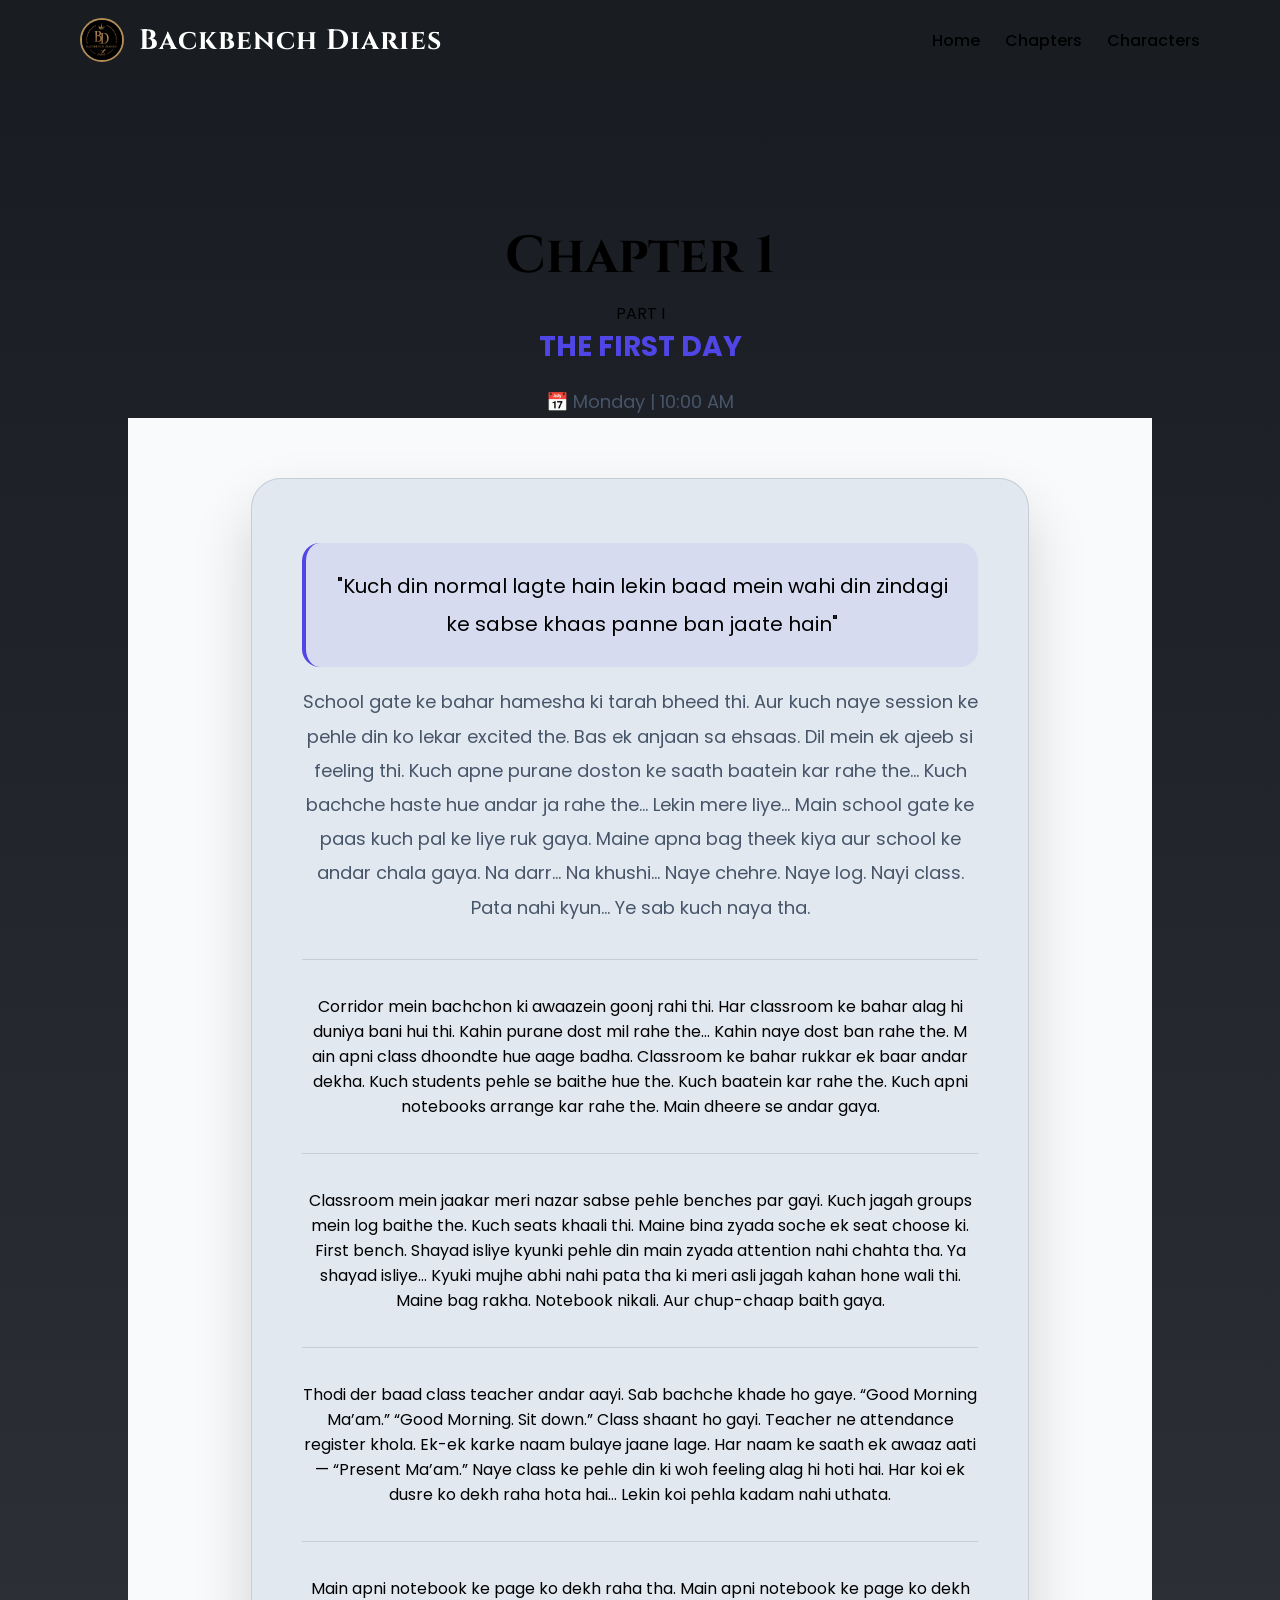
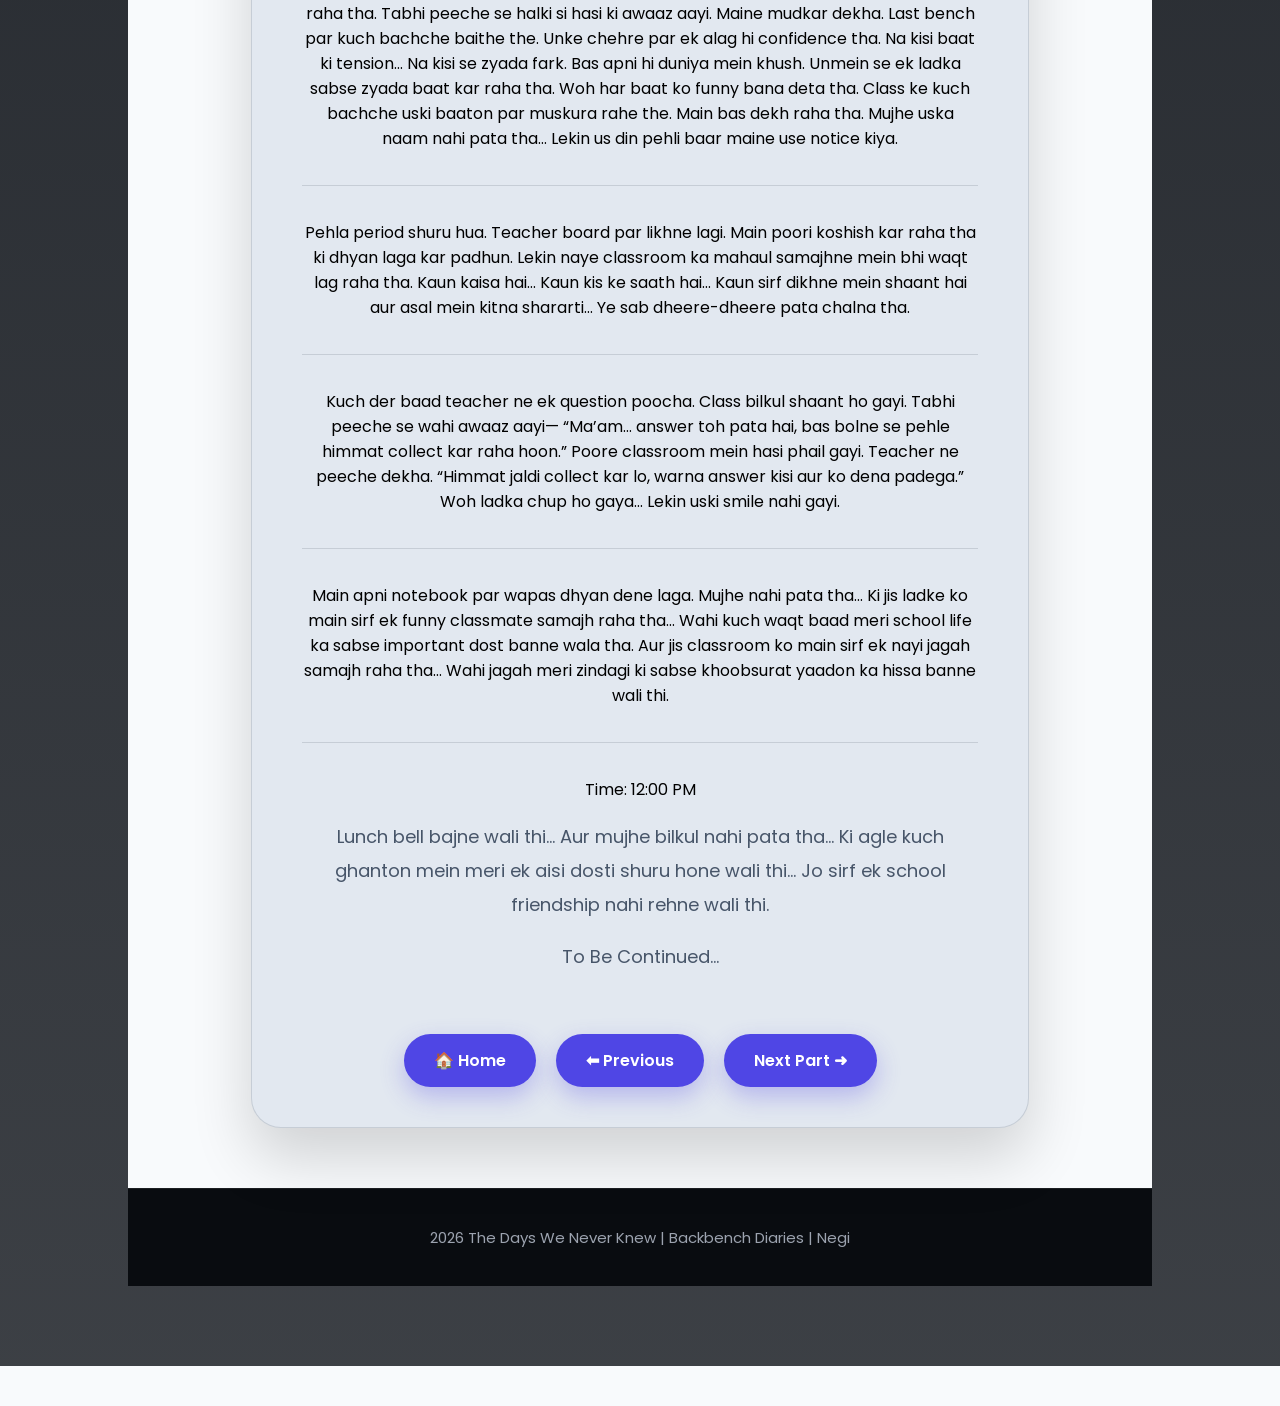
<file: chapters/chapter1-part1.html>
<!DOCTYPE html>
<html lang="en">

<head>
    <meta charset="UTF-8">
    <meta name="viewport" content="width=device-width, initial-scale=1.0">
    <title>Chapter 1 - Part I | The Days We Never Knew</title>
    <link rel="stylesheet" href="../style.css">
    <link rel="preconnect" href="https://fonts.googleapis.com">
    <link rel="preconnect" href="https://fonts.gstatic.com" crossorigin>
    <link href="https://fonts.googleapis.com/css2?family=Cinzel:wght@400;700&family=Poppins:wght@300;400;500;600&display=swap" rel="stylesheet">
</head>

<body>
    <div id="progressBar"></div>

    <header class="chapter-header">
        <nav>
            <div class="logo">
                <img src="../images/logo.png" alt="Logo">
                <h2>Backbench Diaries</h2>
            </div>
            <ul>
                <li><a href="../index.html">Home</a></li>
                <li><a href="../index.html#chapters">Chapters</a></li>
                <li><a href="../index.html#characters">Characters</a></li>
            </ul> 
        </nav>
    </header>

    <section class="chapter-hero reveal">
        <h1>Chapter 1</h1>
        <div class="part-divider">
            <span> PART I </span>
            <h2>THE FIRST DAY</h2>
            <p>📅 Monday | 10:00 AM</p>
        
    <section class="reading-area reveal">
        <div class="novel-paper">
        <blockquote class="opening-quote">
            "Kuch din normal lagte hain lekin baad mein wahi din zindagi ke sabse khaas panne ban jaate hain"
        </blockquote>
   
            <p>
                School gate ke bahar hamesha ki tarah bheed thi.
                 Aur kuch naye session ke pehle din ko lekar excited the. 
                Bas ek anjaan sa ehsaas. Dil mein ek ajeeb si feeling thi. 
                Kuch apne purane doston ke saath baatein kar rahe the… 
                Kuch bachche haste hue andar ja rahe the… Lekin mere liye… 
                Main school gate ke paas kuch pal ke liye ruk gaya.
                Maine apna bag theek kiya aur school ke andar chala gaya. 
                Na darr… Na khushi… Naye chehre. Naye log. Nayi class.
                Pata nahi kyun… Ye sab kuch naya tha.
            <p>
                <hr>
                Corridor mein bachchon ki awaazein goonj rahi thi. 
                Har classroom ke bahar alag hi duniya bani hui thi. 
                Kahin purane dost mil rahe the… Kahin naye dost ban rahe the. M
                ain apni class dhoondte hue aage badha. 
                Classroom ke bahar rukkar ek baar andar dekha. 
                Kuch students pehle se baithe hue the. 
                Kuch baatein kar rahe the. 
                Kuch apni notebooks arrange kar rahe the. 
                Main dheere se andar gaya.
            <p>
                <hr>
                Classroom mein jaakar meri nazar sabse pehle benches par gayi.
                Kuch jagah groups mein log baithe the.
                Kuch seats khaali thi.
                Maine bina zyada soche ek seat choose ki.
                First bench.
                Shayad isliye kyunki pehle din main zyada attention nahi chahta tha.
                Ya shayad isliye…
                Kyuki mujhe abhi nahi pata tha ki meri asli jagah kahan hone wali thi.
                Maine bag rakha.
                Notebook nikali.
                Aur chup-chaap baith gaya.
            <p>
                <hr>
                Thodi der baad class teacher andar aayi.
                Sab bachche khade ho gaye.
                “Good Morning Ma’am.”
                “Good Morning. Sit down.”
                Class shaant ho gayi.
                Teacher ne attendance register khola.
                Ek-ek karke naam bulaye jaane lage.
                Har naam ke saath ek awaaz aati—
                “Present Ma’am.”
                Naye class ke pehle din ki woh feeling alag hi hoti hai.
                Har koi ek dusre ko dekh raha hota hai…
                Lekin koi pehla kadam nahi uthata.
            <p>
                <hr>
                Main apni notebook ke page ko dekh raha tha.
                Main apni notebook ke page ko dekh raha tha.
                Tabhi peeche se halki si hasi ki awaaz aayi.
                Maine mudkar dekha.
                Last bench par kuch bachche baithe the.
                Unke chehre par ek alag hi confidence tha.
                Na kisi baat ki tension…
                Na kisi se zyada fark.
                Bas apni hi duniya mein khush.
                Unmein se ek ladka sabse zyada baat kar raha tha.
                Woh har baat ko funny bana deta tha.
                Class ke kuch bachche uski baaton par muskura rahe the.
                Main bas dekh raha tha.
                Mujhe uska naam nahi pata tha…
                Lekin us din pehli baar maine use notice kiya.
            <p>
                <hr>
                Pehla period shuru hua.
                Teacher board par likhne lagi.
                Main poori koshish kar raha tha ki dhyan laga kar padhun.
                Lekin naye classroom ka mahaul samajhne mein bhi waqt lag raha tha.
                Kaun kaisa hai…
                Kaun kis ke saath hai…
                Kaun sirf dikhne mein shaant hai aur asal mein kitna shararti…
                Ye sab dheere-dheere pata chalna tha.
            <p>
                <hr>
                Kuch der baad teacher ne ek question poocha.
                Class bilkul shaant ho gayi.
                Tabhi peeche se wahi awaaz aayi—
                “Ma’am… answer toh pata hai, bas bolne se pehle himmat collect kar raha hoon.”
                Poore classroom mein hasi phail gayi.
                Teacher ne peeche dekha.
                “Himmat jaldi collect kar lo, warna answer kisi aur ko dena padega.”
                Woh ladka chup ho gaya…
                Lekin uski smile nahi gayi.
            <p>
                <hr>
                Main apni notebook par wapas dhyan dene laga.
                Mujhe nahi pata tha…
                Ki jis ladke ko main sirf ek funny classmate samajh raha tha…
                Wahi kuch waqt baad meri school life ka sabse important dost banne wala tha.
                Aur jis classroom ko main sirf ek nayi jagah samajh raha tha…
                Wahi jagah meri zindagi ki sabse khoobsurat yaadon ka hissa banne wali thi.
            <p>
                <hr>
                <h>Time: 12:00 PM</h>
            <p> Lunch bell bajne wali thi…
                Aur mujhe bilkul nahi pata tha…
                Ki agle kuch ghanton mein meri ek aisi dosti shuru hone wali thi…
                Jo sirf ek school friendship nahi rehne wali thi.
            <p>
               <h>To Be Continued…</h> 
</p>
            <div class="chapter-navigation">
                <a href="../index.html" class="nav-btn">
                    🏠 Home</a>
                <a href="chapter1.html" class="nav-btn">
                    ⬅ Previous</a>
                <a href="chapter1-Part2.html" class="nav-btn">
                    Next Part ➜</a>
            </div>
        </div>
    </section>

    <footer class="chapter-footer">
        <p> 2026 The Days We Never Knew | Backbench Diaries | Negi 
        </p>
    </footer>

    <script src="../script.js"></script>
</body>

</html>
</file>
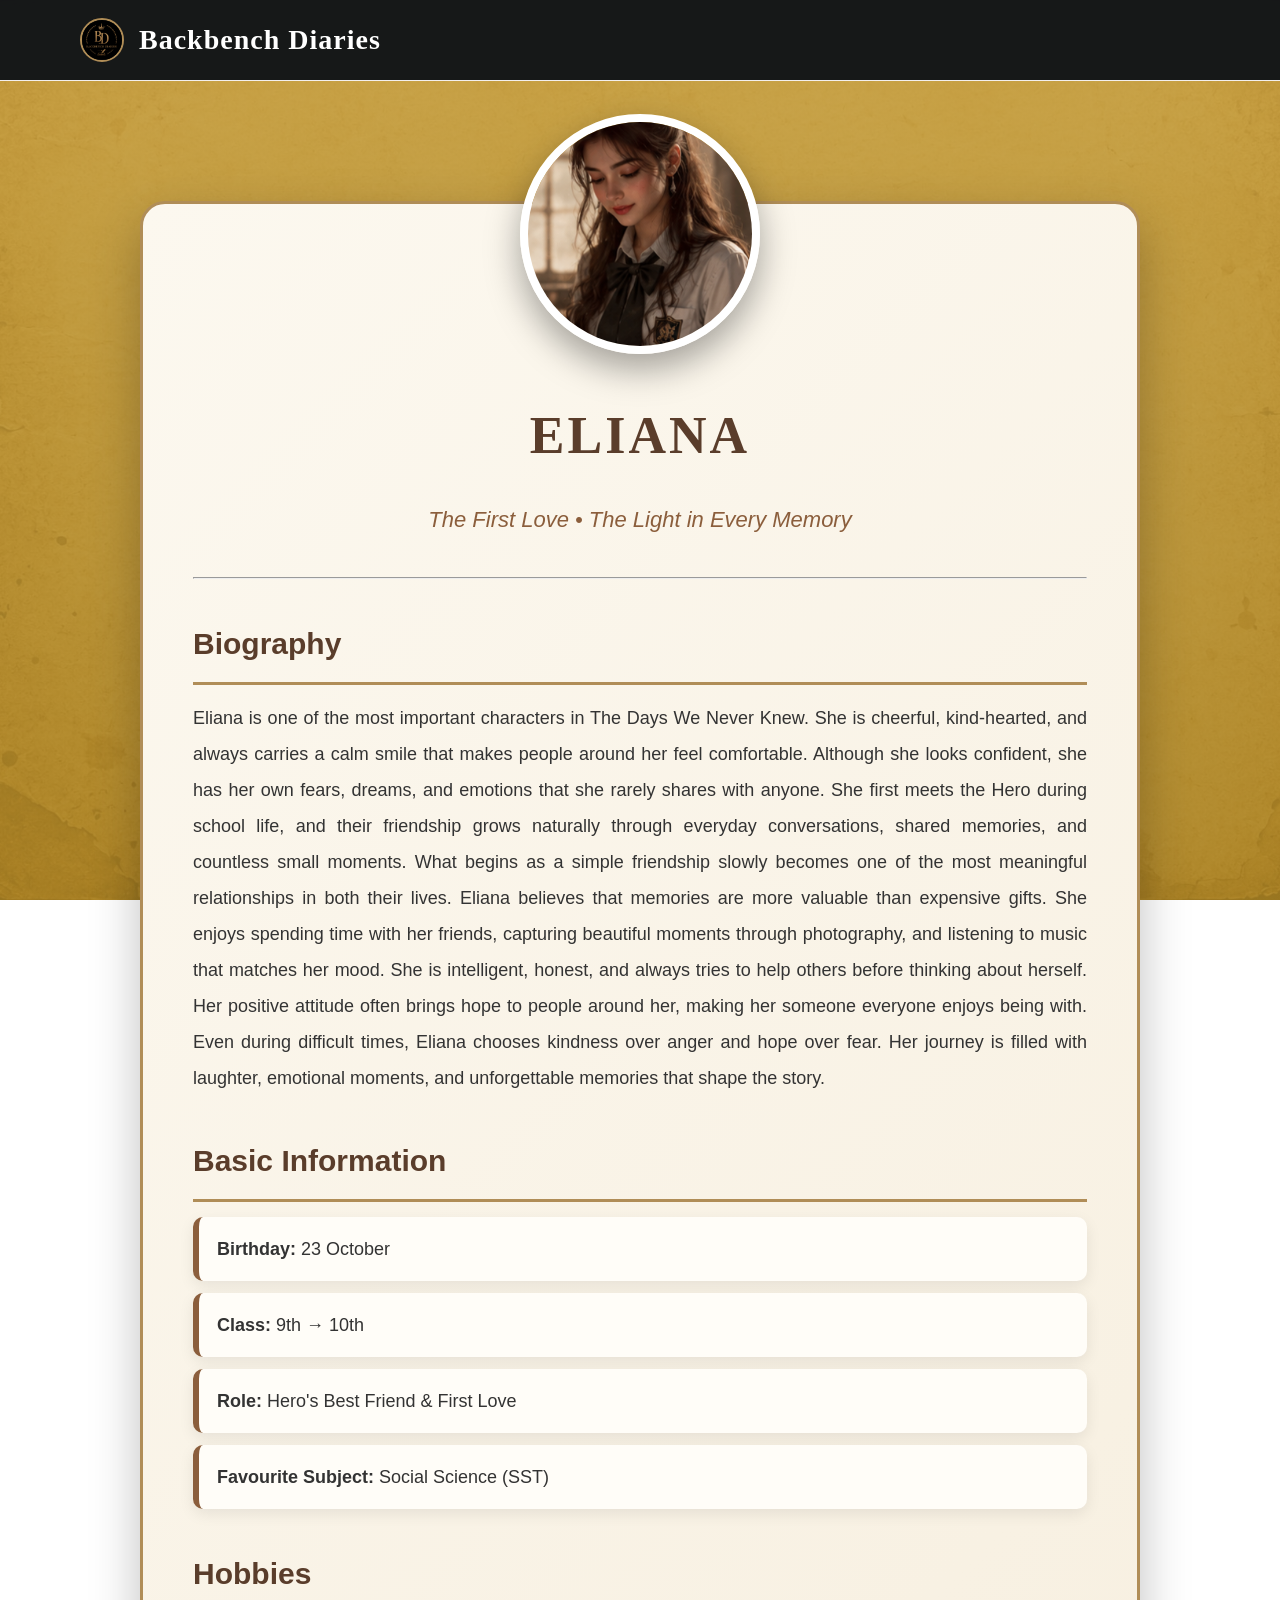
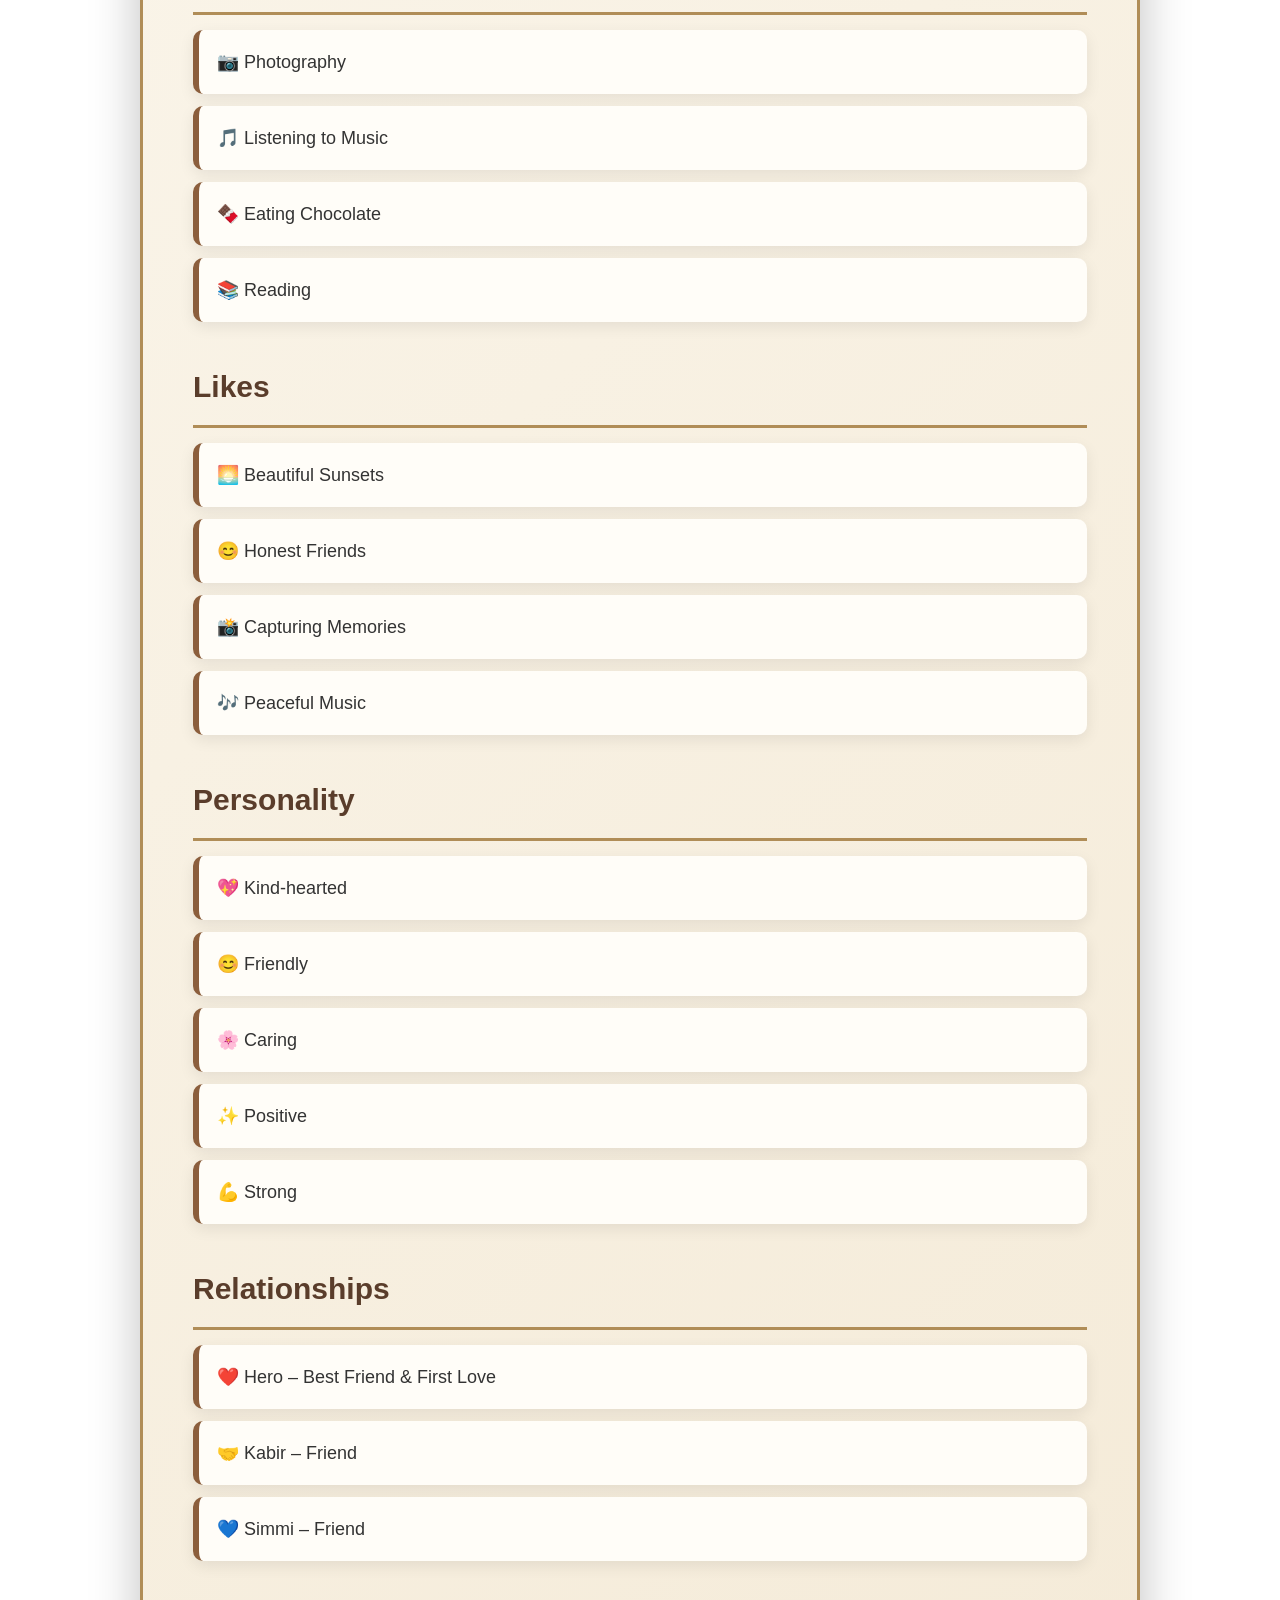
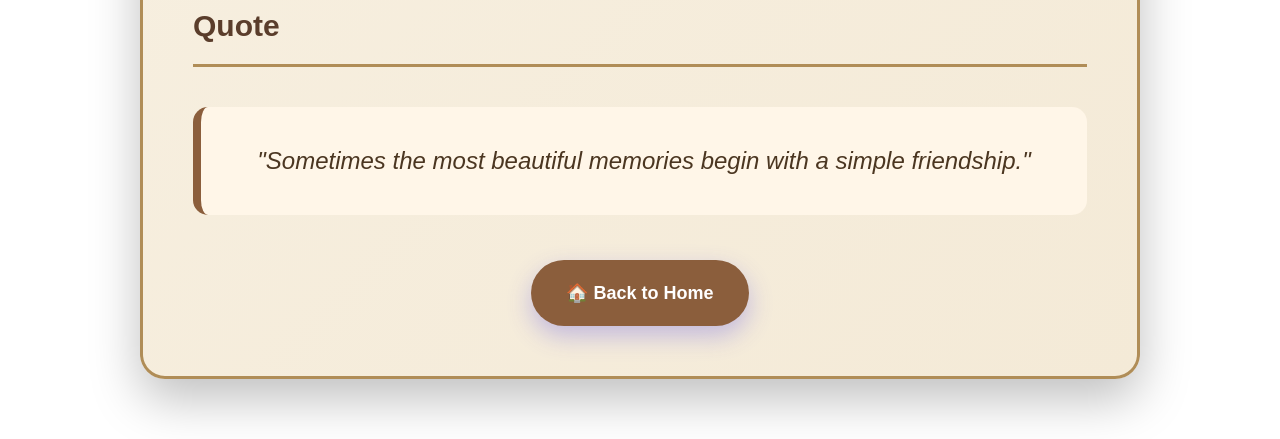
<file: characters/eliana.html>
<!DOCTYPE html>
<html lang="en">

<head>

<meta charset="UTF-8">
<meta name="viewport" content="width=device-width, initial-scale=1.0">

<title>Eliana | The Days We Never Knew</title>

<link rel="stylesheet" href="../style.css">

</head>

<body>

<header class="chapter-header">

<nav>

<div class="logo">

<img src="../images/logo.png" alt="Logo">

<h2>Backbench Diaries</h2>

</div>

</nav>

</header>

<section class="premium-character-profile">

<img src="../images/eliana.jpg" alt="Eliana" class="profile-img">

<h1>ELIANA</h1>

<p class="role">
The First Love • The Light in Every Memory
</p>

<hr>

<h2>Biography</h2>

<p>

Eliana is one of the most important characters in The Days We Never Knew. She is cheerful, kind-hearted, and always carries a calm smile that makes people around her feel comfortable. Although she looks confident, she has her own fears, dreams, and emotions that she rarely shares with anyone.

She first meets the Hero during school life, and their friendship grows naturally through everyday conversations, shared memories, and countless small moments. What begins as a simple friendship slowly becomes one of the most meaningful relationships in both their lives.

Eliana believes that memories are more valuable than expensive gifts. She enjoys spending time with her friends, capturing beautiful moments through photography, and listening to music that matches her mood.

She is intelligent, honest, and always tries to help others before thinking about herself. Her positive attitude often brings hope to people around her, making her someone everyone enjoys being with.

Even during difficult times, Eliana chooses kindness over anger and hope over fear. Her journey is filled with laughter, emotional moments, and unforgettable memories that shape the story.

</p>

<h2>Basic Information</h2>

<ul>

<li><strong>Birthday:</strong> 23 October</li>

<li><strong>Class:</strong> 9th → 10th</li>

<li><strong>Role:</strong> Hero's Best Friend & First Love</li>

<li><strong>Favourite Subject:</strong> Social Science (SST)</li>

</ul>

<h2>Hobbies</h2>

<ul>

<li>📷 Photography</li>

<li>🎵 Listening to Music</li>

<li>🍫 Eating Chocolate</li>

<li>📚 Reading</li>

</ul>

<h2>Likes</h2>

<ul>

<li>🌅 Beautiful Sunsets</li>

<li>😊 Honest Friends</li>

<li>📸 Capturing Memories</li>

<li>🎶 Peaceful Music</li>

</ul>

<h2>Personality</h2>

<ul>

<li>💖 Kind-hearted</li>

<li>😊 Friendly</li>

<li>🌸 Caring</li>

<li>✨ Positive</li>

<li>💪 Strong</li>

</ul>

<h2>Relationships</h2>

<ul>

<li>❤️ Hero – Best Friend & First Love</li>

<li>🤝 Kabir – Friend</li>

<li>💙 Simmi – Friend</li>

</ul>

<h2>Quote</h2>

<blockquote>

"Sometimes the most beautiful memories begin with a simple friendship."

</blockquote>

<div class="chapter-navigation">

<a href="../index.html" class="nav-btn">
🏠 Back to Home
</a>

</div>

</section>

</body>

</html>
</file>
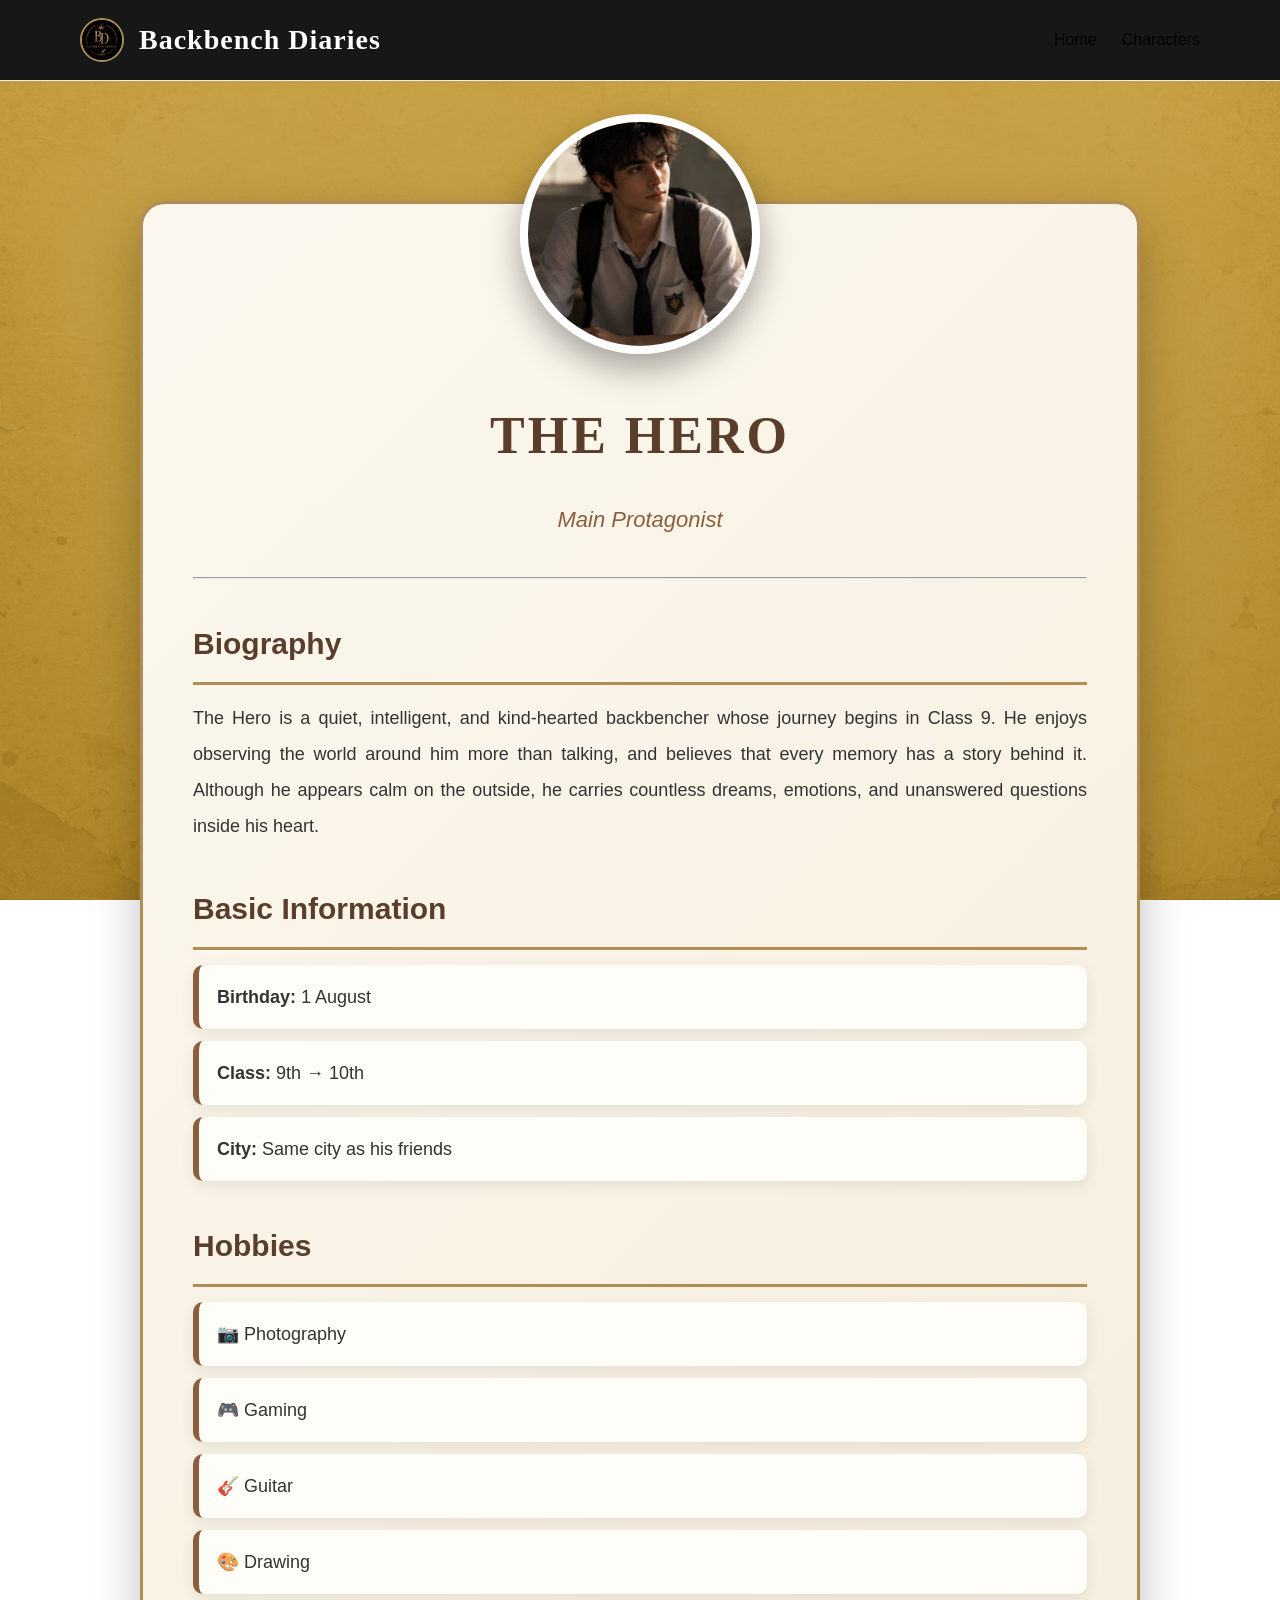
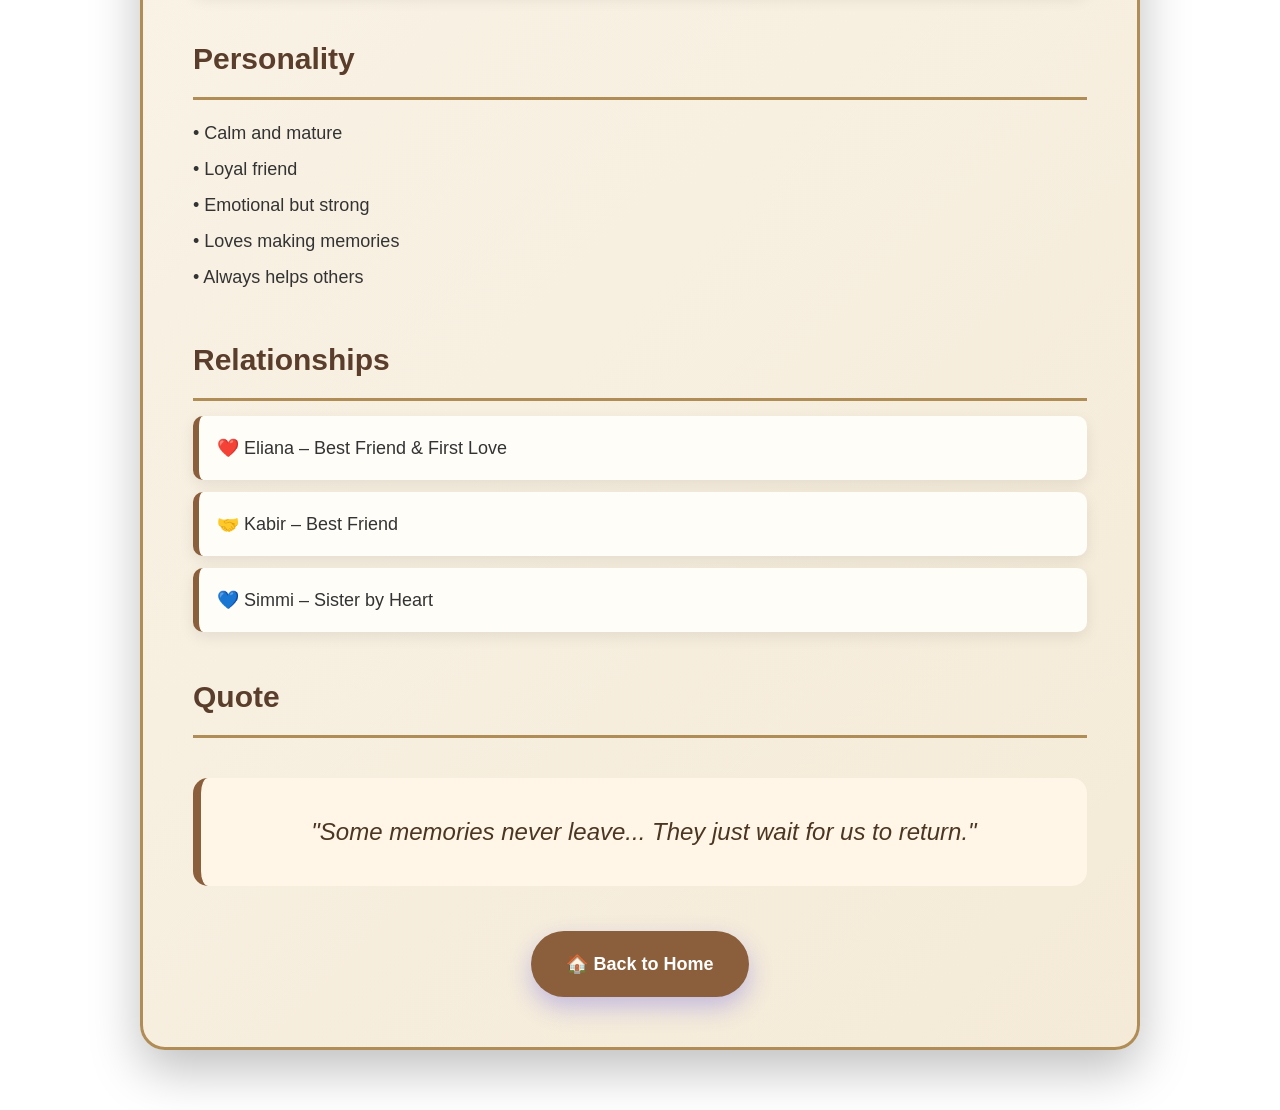
<file: characters/hero.html>
<!DOCTYPE html>
<html lang="en">

<head>

<meta charset="UTF-8">
<meta name="viewport" content="width=device-width, initial-scale=1.0">

<title>The Hero | The Days We Never Knew</title>

<link rel="stylesheet" href="../style.css">

</head>

<body>

<header class="chapter-header">

<nav>

<div class="logo">
<img src="../images/logo.png" alt="Logo">
<h2>Backbench Diaries</h2>
</div>

<ul>
<li><a href="../index.html">Home</a></li>
<li><a href="../index.html#characters">Characters</a></li>
</ul>

</nav>

</header>

<section class="premium-character-profile">

<img src="../images/hero.jpg" alt="The Hero" class="profile-img">

<h1>THE HERO</h1>

<p class="role">
Main Protagonist
</p>

<hr>

<h2>Biography</h2>

<p>

The Hero is a quiet, intelligent, and kind-hearted backbencher whose journey
begins in Class 9. He enjoys observing the world around him more than talking,
and believes that every memory has a story behind it.

Although he appears calm on the outside, he carries countless dreams,
emotions, and unanswered questions inside his heart.

</p>

<h2>Basic Information</h2>

<ul>

<li><strong>Birthday:</strong> 1 August</li>

<li><strong>Class:</strong> 9th → 10th</li>

<li><strong>City:</strong> Same city as his friends</li>

</ul>

<h2>Hobbies</h2>

<ul>

<li>📷 Photography</li>

<li>🎮 Gaming</li>

<li>🎸 Guitar</li>

<li>🎨 Drawing</li>

</ul>

<h2>Personality</h2>

<p>

• Calm and mature<br>

• Loyal friend<br>

• Emotional but strong<br>

• Loves making memories<br>

• Always helps others

</p>

<h2>Relationships</h2>

<ul>

<li>❤️ Eliana – Best Friend & First Love</li>

<li>🤝 Kabir – Best Friend</li>

<li>💙 Simmi – Sister by Heart</li>

</ul>

<h2>Quote</h2>

<blockquote>

"Some memories never leave...
They just wait for us to return."

</blockquote>


<div class="chapter-navigation">
<a href="../index.html" class="nav-btn">🏠 Back to Home</a>
</div>

</section>

</body>

</html>
</file>
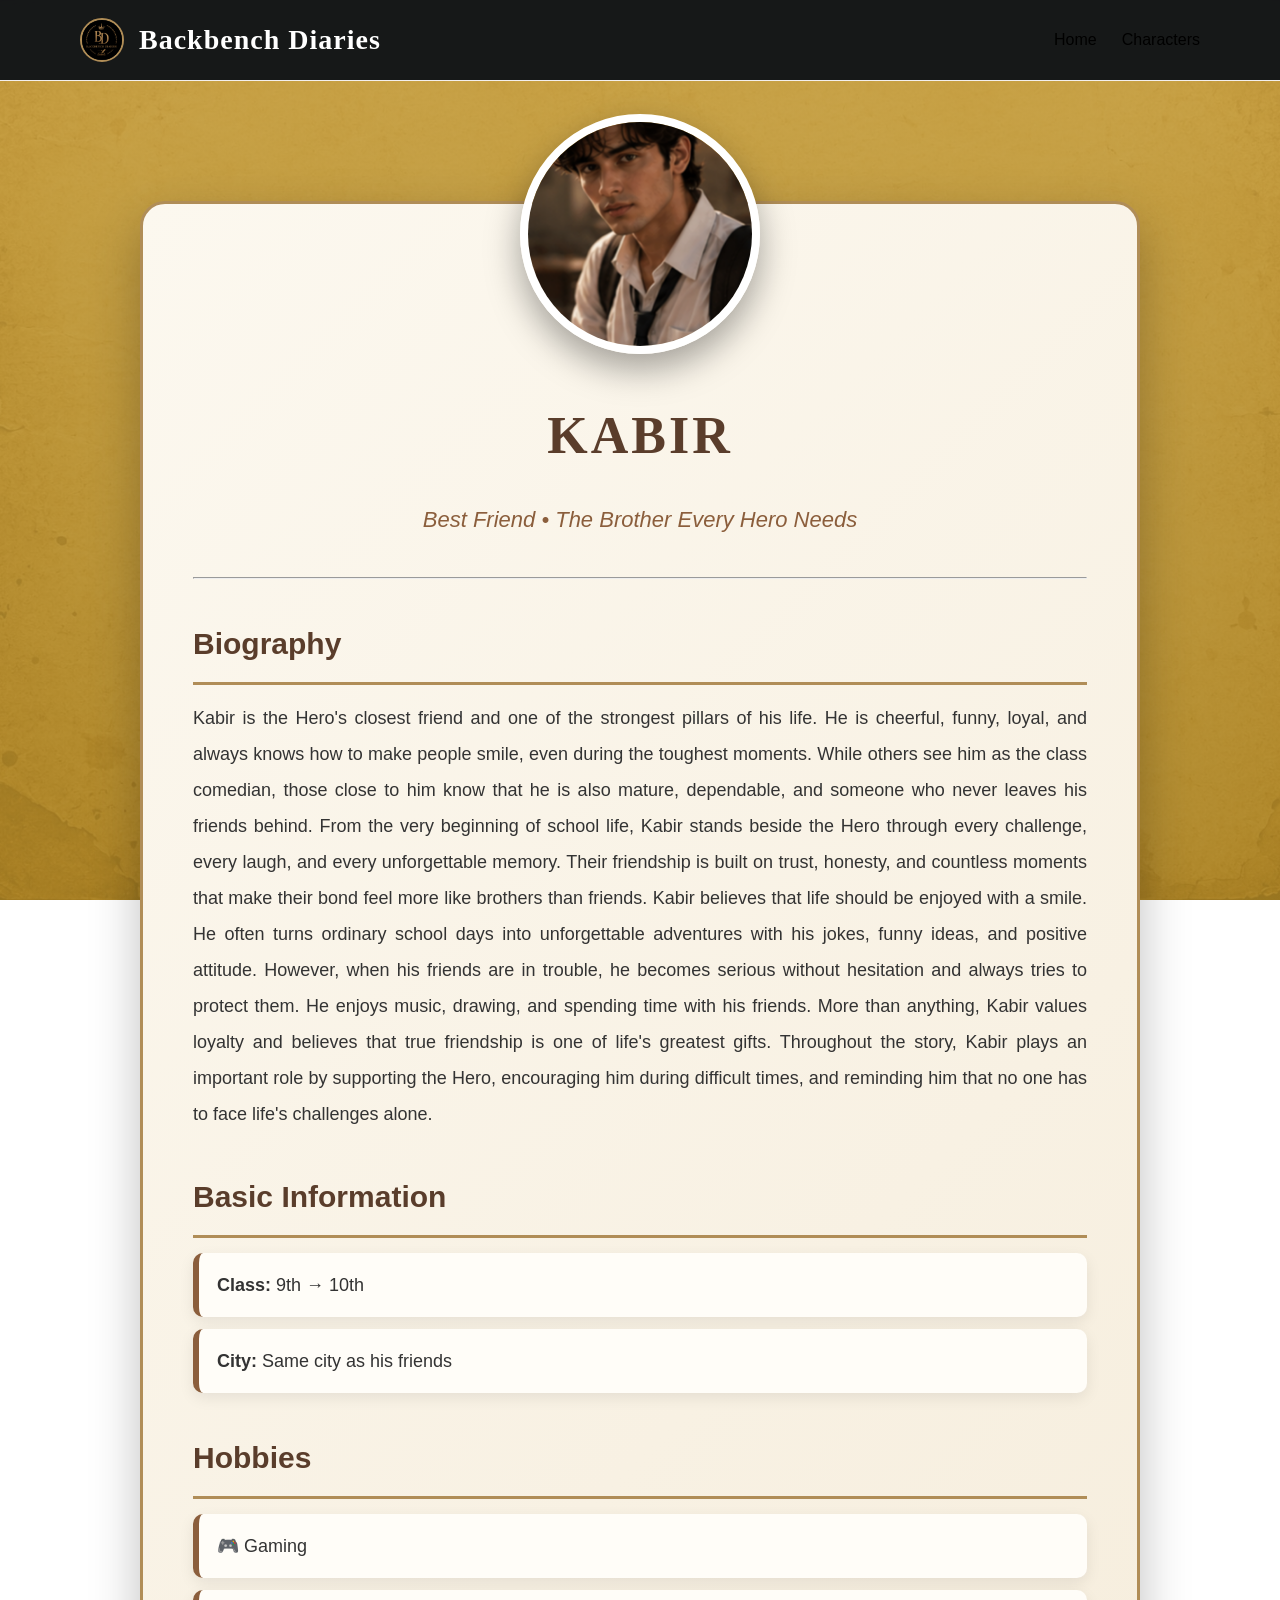
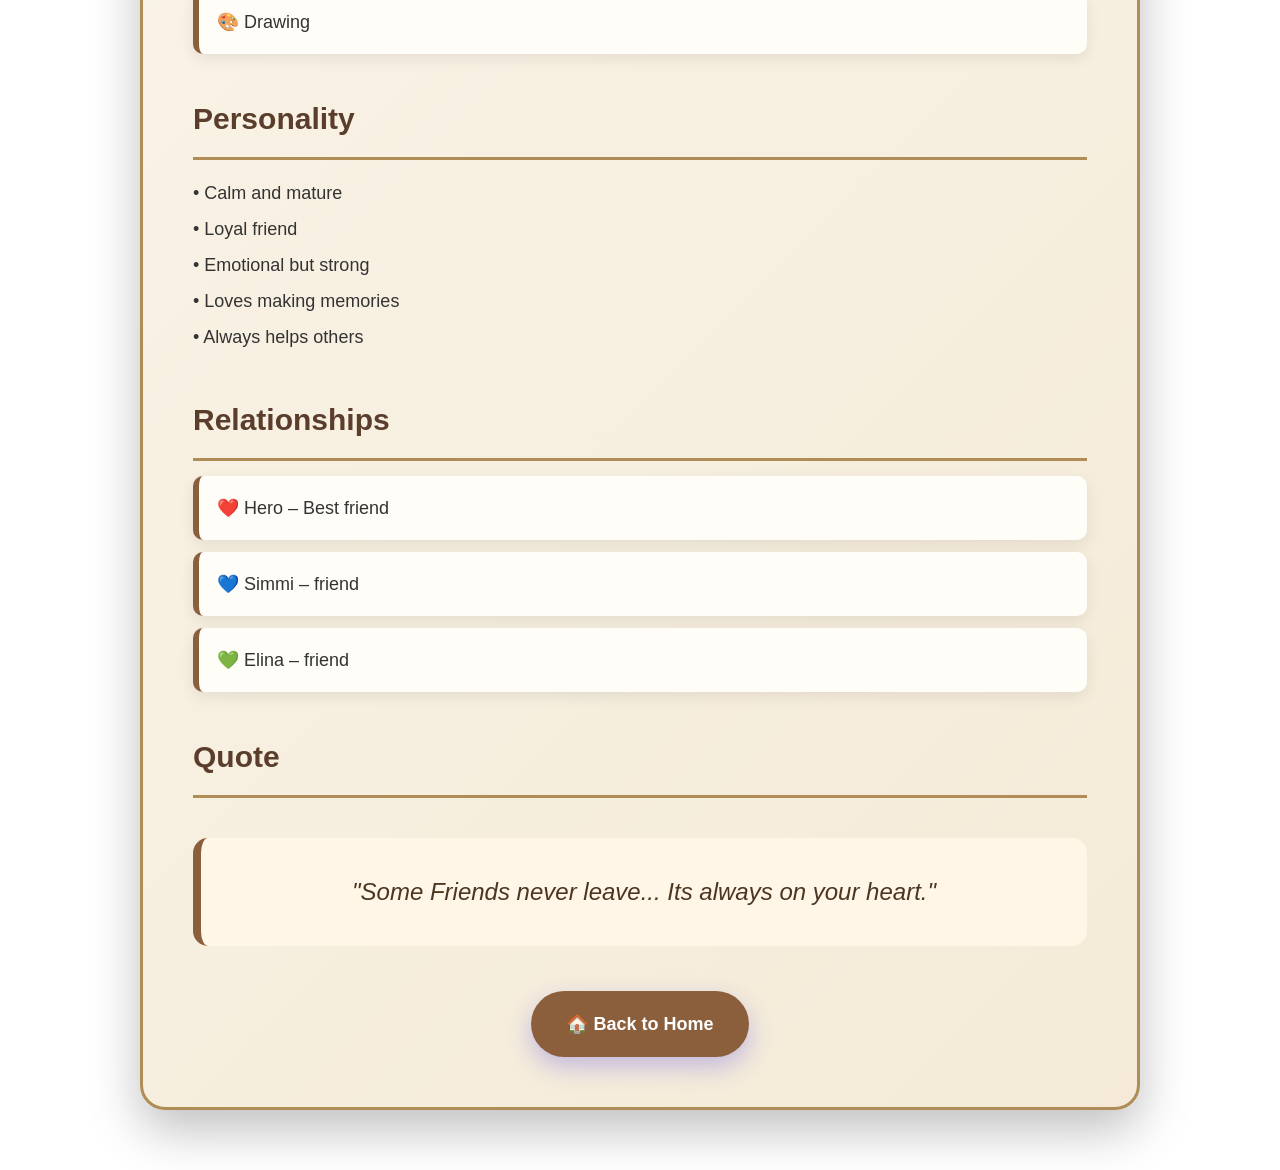
<file: characters/kabir.html>
<!DOCTYPE html>
<html lang="en">

<head>

<meta charset="UTF-8">
<meta name="viewport" content="width=device-width, initial-scale=1.0">

<title>The Hero | The Days We Never Knew</title>

<link rel="stylesheet" href="../style.css">

</head>

<body>

<header class="chapter-header">

<nav>

<div class="logo">
<img src="../images/logo.png" alt="Logo">
<h2>Backbench Diaries</h2>
</div>

<ul>
<li><a href="../index.html">Home</a></li>
<li><a href="../index.html#characters">Characters</a></li>
</ul>

</nav>

</header>

<section class="premium-character-profile">

<img src="../images/kabir.jpg" alt="Kabir" class="profile-img">

<h1>KABIR</h1>

<p class="role">
Best Friend • The Brother Every Hero Needs
</p>

<hr>

<h2>Biography</h2>

<p>

Kabir is the Hero's closest friend and one of the strongest pillars of his life. He is cheerful, funny, loyal, and always knows how to make people smile, even during the toughest moments. While others see him as the class comedian, those close to him know that he is also mature, dependable, and someone who never leaves his friends behind.

From the very beginning of school life, Kabir stands beside the Hero through every challenge, every laugh, and every unforgettable memory. Their friendship is built on trust, honesty, and countless moments that make their bond feel more like brothers than friends.

Kabir believes that life should be enjoyed with a smile. He often turns ordinary school days into unforgettable adventures with his jokes, funny ideas, and positive attitude. However, when his friends are in trouble, he becomes serious without hesitation and always tries to protect them.

He enjoys music, drawing, and spending time with his friends. More than anything, Kabir values loyalty and believes that true friendship is one of life's greatest gifts.

Throughout the story, Kabir plays an important role by supporting the Hero, encouraging him during difficult times, and reminding him that no one has to face life's challenges alone.

</p>

<h2>Basic Information</h2>

<ul>        

<li><strong>Class:</strong> 9th → 10th</li>

<li><strong>City:</strong> Same city as his friends</li>

</ul>

<h2>Hobbies</h2>

<ul>

<li>🎮 Gaming</li>

<li>🎨 Drawing</li>

</ul>

<h2>Personality</h2>

<p>

• Calm and mature<br>

• Loyal friend<br>

• Emotional but strong<br>

• Loves making memories<br>

• Always helps others

</p>

<h2>Relationships</h2>

<ul>

<li>❤️ Hero – Best friend </li>

<li>💙 Simmi – friend </li >

<li>💚 Elina – friend </li>

</ul>

<h2>Quote</h2>

<blockquote>

"Some Friends never leave...
Its always on your heart."

</blockquote>


<div class="chapter-navigation">
<a href="../index.html" class="nav-btn">
🏠 Back to Home
</a>

</div>

</section>

</body>

</html>
</file>
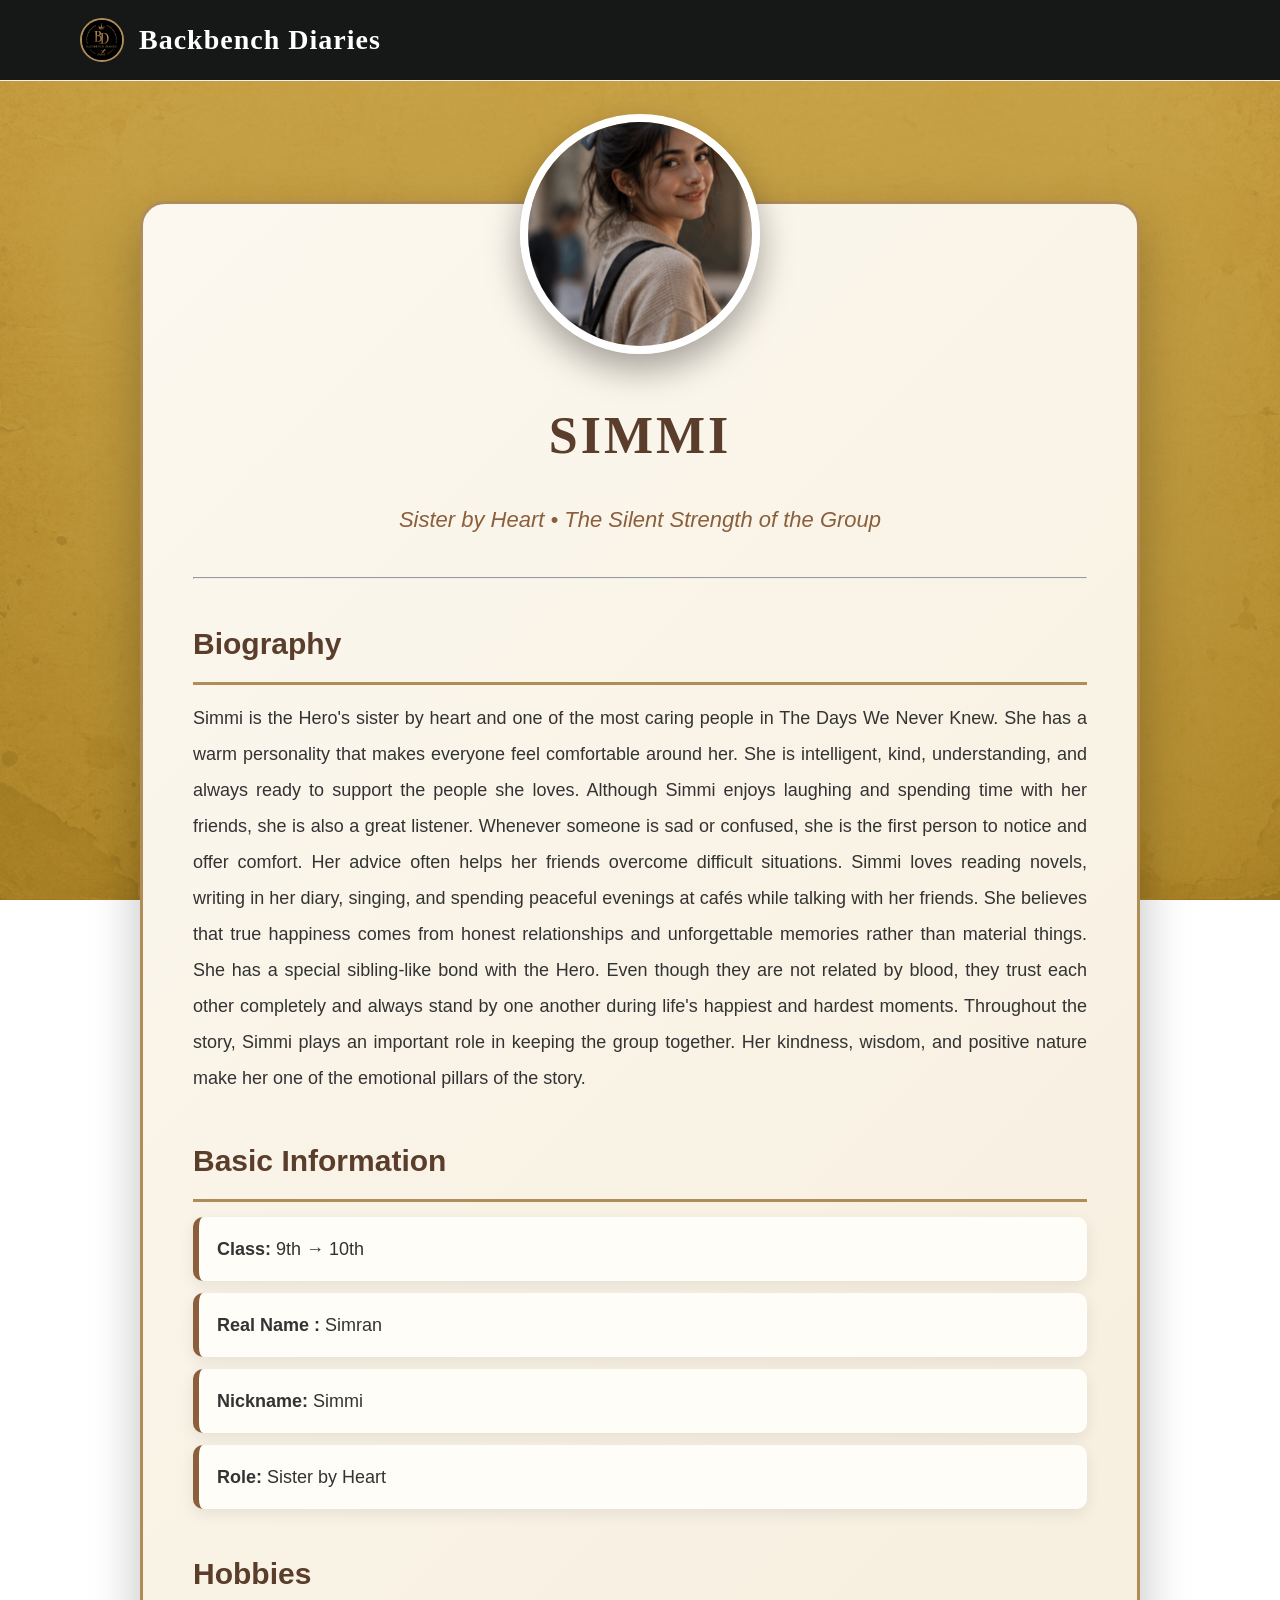
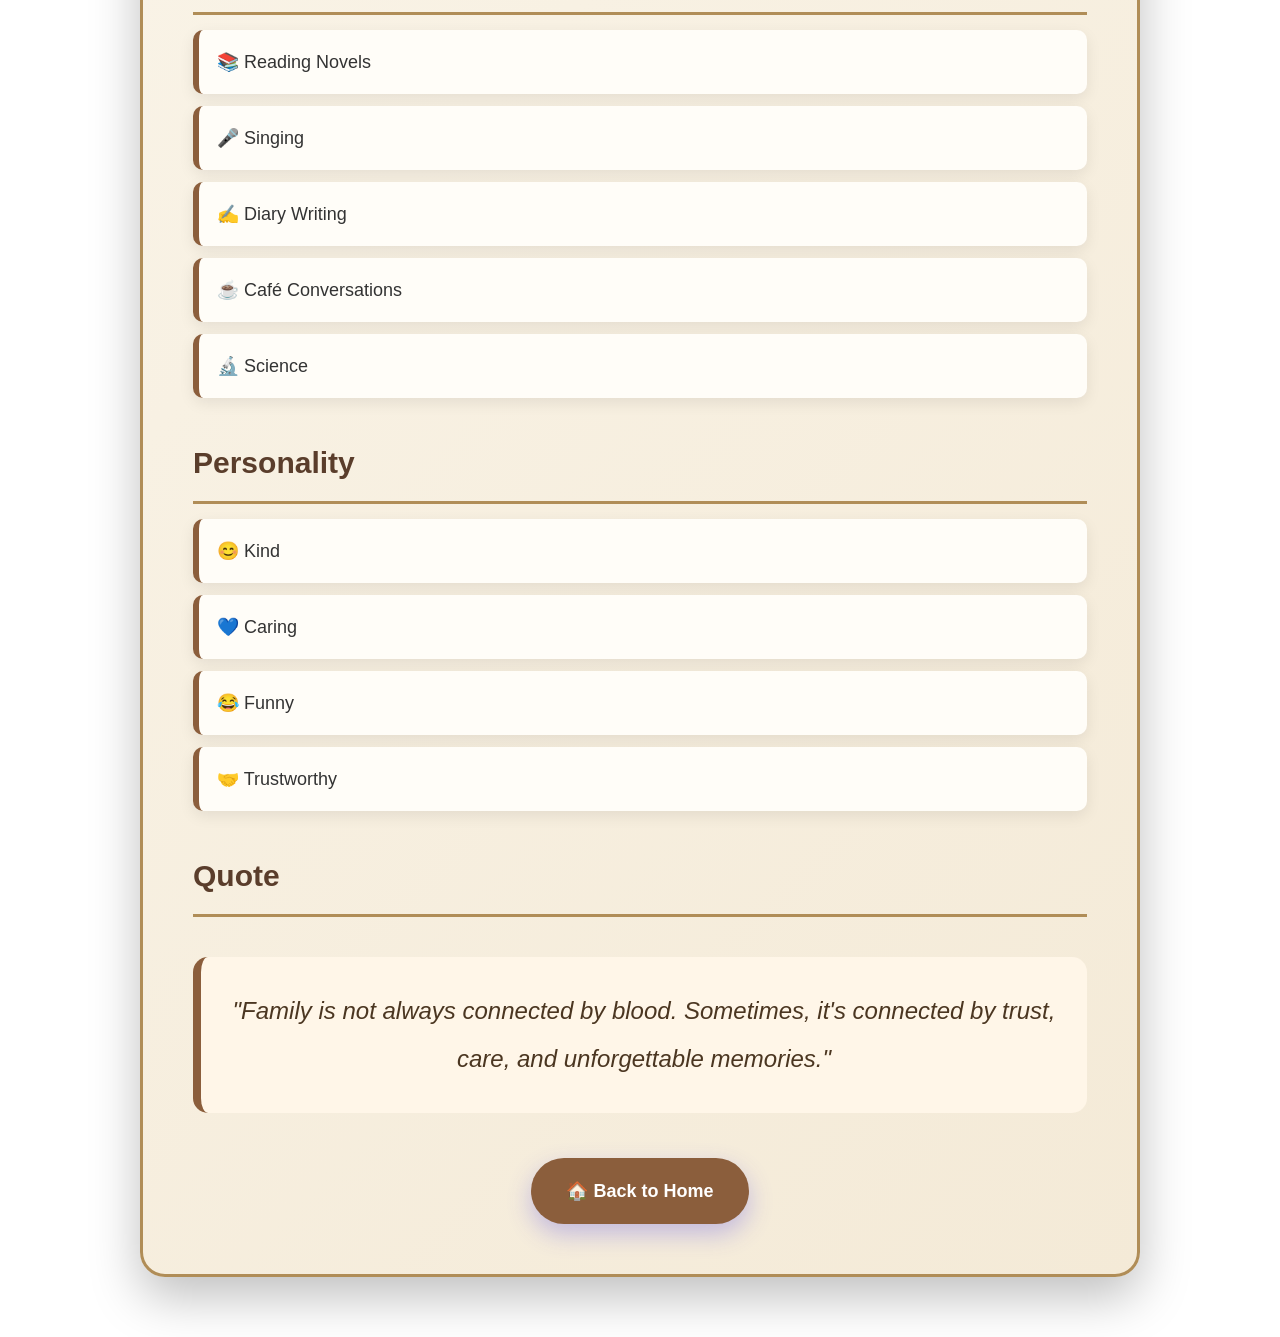
<file: characters/simmi.html>
<!DOCTYPE html>
<html lang="en">

<head>

<meta charset="UTF-8">
<meta name="viewport" content="width=device-width, initial-scale=1.0">

<title>Simmi | The Days We Never Knew</title>

<link rel="stylesheet" href="../style.css">

</head>

<body>

<header class="chapter-header">

<nav>

<div class="logo">

<img src="../images/logo.png" alt="Logo">

<h2>Backbench Diaries</h2>

</div>

</nav>

</header>

<section class="premium-character-profile">

<img src="../images/simmi.jpg" alt="Simmi" class="profile-img">

<h1>SIMMI</h1>

<p class="role">
Sister by Heart • The Silent Strength of the Group
</p>

<hr>

<h2>Biography</h2>

<p>

Simmi is the Hero's sister by heart and one of the most caring people in The Days We Never Knew. She has a warm personality that makes everyone feel comfortable around her. She is intelligent, kind, understanding, and always ready to support the people she loves.

Although Simmi enjoys laughing and spending time with her friends, she is also a great listener. Whenever someone is sad or confused, she is the first person to notice and offer comfort. Her advice often helps her friends overcome difficult situations.

Simmi loves reading novels, writing in her diary, singing, and spending peaceful evenings at cafés while talking with her friends. She believes that true happiness comes from honest relationships and unforgettable memories rather than material things.

She has a special sibling-like bond with the Hero. Even though they are not related by blood, they trust each other completely and always stand by one another during life's happiest and hardest moments.

Throughout the story, Simmi plays an important role in keeping the group together. Her kindness, wisdom, and positive nature make her one of the emotional pillars of the story.
</p>

<h2>Basic Information</h2>

<ul>

<li><strong>Class:</strong> 9th → 10th</li>

<li><strong>Real Name :</strong> Simran </li>

<li><strong>Nickname:</strong> Simmi</li>

<li><strong>Role:</strong> Sister by Heart</li>

</ul>

<h2>Hobbies</h2>

<ul>

<li>📚 Reading Novels</li>

<li>🎤 Singing</li>

<li>✍️ Diary Writing</li>

<li>☕ Café Conversations</li>

<li>🔬 Science</li>

</ul>

<h2>Personality</h2>

<ul>

<li>😊 Kind</li>

<li>💙 Caring</li>

<li>😂 Funny</li>

<li>🤝 Trustworthy</li>

</ul>

<h2>Quote</h2>

<blockquote>

"Family is not always connected by blood. Sometimes, it's connected by trust, care, and unforgettable memories."

</blockquote>

<div class="chapter-navigation">

<a href="../index.html" class="nav-btn">
🏠 Back to Home
</a>

</div>

</section>

</body>

</html>
</file>
<file: style.css>
/* ==========================================
   THE DAYS WE NEVER KNEW
   Official Website CSS
   Part 1
========================================== */

:root{
    --bg:#d8c3a5;
    --surface:#fcf7ee;
    --surface-alt:#e0e4e9;
    --text:#000000;
    --muted:#d1d5db;
    --primary:#d8c3a5;
    --primary-hover:#d3cfc7;
    --border:#f3efed;
    --nav-bg:rgba(10,10,10,.45);
    --overlay:rgba(0,0,0,.65);
}

body.dark-theme{
    
    --bg:#dadd19;
    --surface:#1141a8;
    --surface-alt:#1e5aad;
    --text:#523131;
    --muted:#d1d5db;
    --primary:#4f46e5;
    --primary-hover:#6366f1;
    --border:rgba(233, 0, 0, 0.37);
    --nav-bg:rgba(122, 28, 28, 0.45);
    --overlay:rgba(109, 24, 24, 0.65);
}

body.light-theme{
    --bg:#f8fafc;
    --surface:#e2e8f0;
    --surface-alt:#cbd5e1;
    --text:#000000;
    --muted:#475569;
    --primary:#4f46e5;
    --primary-hover:#4338ca;
    --border:rgba(15,23,42,.13);
    --nav-bg:rgba(248,250,252,.95);
    --overlay:rgba(255,255,255,.70);
}

*{
    margin:0;
    padding:0;
    box-sizing:border-box;
}

html{
    scroll-behavior:smooth;
}

body{
    font-family:'Poppins',sans-serif;
    background:var(--bg);
    color:var(--text);
    overflow-x:hidden;
}

body.light-theme{
    background:var(--bg);
    color:var(--text);
} 

/* Scrollbar */

::-webkit-scrollbar{
    width:10px;
}

::-webkit-scrollbar-track{
    background:#111827;
}

::-webkit-scrollbar-thumb{
    background:#4f46e5;
    border-radius:20px;
}

::-webkit-scrollbar-thumb:hover{
    background:#6366f1;
}
/* ===========================
        NAVBAR
=========================== */
.nav-links.show{
    display:flex;
    flex-direction:column;
    position:absolute;
    top:80px;
    right:20px;
    background:#2d241b;
    padding:20px;
    border-radius:15px;
}
.navbar{

position:fixed;

top:0;

left:0;

width:100%;

display:flex;

justify-content:space-between;

align-items:center;

padding:18px 8%;

background:rgba(44,30,20,.90);

backdrop-filter:blur(12px);

z-index:999;

}

.logo{

display:flex;

align-items:center;

gap:12px;

}

.logo img{

width:55px;

height:55px;

border-radius:50%;

}

.logo h2{

color:#fff;

font-size:28px;

font-family:'Cinzel',serif;

}

.nav-links{

display:flex;

list-style:none;

gap:30px;

}

.nav-links li{

list-style:none;

}

.nav-links a{

text-decoration:none;

color:#fff;

font-size:17px;

font-weight:500;

transition:.3s;

}

.nav-links a:hover{

color:#d8b47a;

}
/* ==========================
   Theme Toggle Button
========================== */

.theme-toggle{

position:fixed;

top:20px;

right:80px;

width:50px;

height:50px;

border:none;

border-radius:50%;

background:#8b5e3c;

color:#fff;

font-size:22px;

cursor:pointer;

box-shadow:0 8px 20px rgba(0,0,0,.25);

transition:.3s;

z-index:1000;

}

.theme-toggle:hover{

background:#6f4a2f;

transform:scale(1.1);

}

/* ==========================
   Menu Button
========================== */

.menu-btn{

position:fixed;

top:20px;

right:20px;

width:50px;

height:50px;

border:none;

border-radius:50%;

background:#8b5e3c;

color:#fff;

font-size:24px;

cursor:pointer;

box-shadow:0 8px 20px rgba(0,0,0,.25);

transition:.3s;

z-index:1000;

}

.menu-btn:hover{

background:#6f4a2f;

transform:scale(1.1);

}
/*==========================================
            PREMIUM NAVBAR
==========================================*/

.navbar{

position:fixed;

top:0;
left:0;

width:100%;

display:flex;
justify-content:space-between;
align-items:center;

padding:18px 60px;

background:rgba(44,30,20,.92);

backdrop-filter:blur(15px);

border-bottom:2px solid rgba(255,255,255,.08);

box-shadow:0 10px 25px rgba(0,0,0,.25);

z-index:9999;

}

.logo{

display:flex;

align-items:center;

gap:15px;

}

.logo img{

width:55px;
height:55px;

border-radius:50%;

border:2px solid #b08d57;

}

.logo h2{

color:#fff;

font-size:28px;

font-family:'Cinzel',serif;

letter-spacing:1px;

}

.nav-links{

display:flex;

align-items:center;

gap:35px;

list-style:none;

margin:0;
padding:0;

}

.nav-links a{

color:#fff;

text-decoration:none;

font-size:17px;

font-weight:600;

padding:10px 18px;

border-radius:30px;

transition:.35s;

}

.nav-links a:hover{

background:#8b5e3c;

color:#fff;

transform:translateY(-3px);

box-shadow:0 8px 20px rgba(139,94,60,.35);

}

.nav-links a.active{

background:#8b5e3c;

}

.theme-toggle,
.menu-btn{

width:48px;

height:48px;

border:none;

border-radius:50%;

background:#8b5e3c;

color:#fff;

font-size:20px;

cursor:pointer;

margin-left:10px;

transition:.3s;

}

.theme-toggle:hover,
.menu-btn:hover{

background:#6f4a2f;

transform:scale(1.08);

}

@media(max-width:900px){

.navbar{

padding:15px 20px;

}

.logo h2{

font-size:22px;

}

.nav-links{

display:none;

}

.menu-btn{

display:block;

}

}
/* ===========================
   VINTAGE PAPER THEME
=========================== */

body{

margin:0;
padding:0;

font-family:'Poppins',sans-serif;

color:#3b2a1a;

background:
linear-gradient(rgba(197, 159, 64, 0.88),rgba(170, 132, 36, 0.88)),
url("images/old-paper.jpg");

background-size:cover;

background-attachment:fixed;

background-position:center;

background-repeat:no-repeat;

}

/* ==========================================
   HERO SECTION
========================================== */

.hero{
    position:relative;
    width:100%;
    height:100vh;
    background:url("images/bg.JPG") center center/cover no-repeat;
    display:flex;
    justify-content:center;
    align-items:center;
    text-align:center;
}

.overlay{
    position:absolute;
    inset:0;
    background:rgba(255, 253, 253, 0);
}

.hero-content{

animation:cinematic 1.8s ease-out;

}

@keyframes cinematic{

0%{

opacity:0;

transform:translateY(80px) scale(.95);

}

60%{

opacity:.7;

}

100%{

opacity:1;

transform:translateY(0) scale(1);

}

}

.hero h1{

font-size:70px;

font-family:'Cinzel',serif;

letter-spacing:3px;

animation:titleZoom 2s ease;

}

@keyframes titleZoom{

0%{

opacity:0;

transform:scale(.7);

}

100%{

opacity:1;

transform:scale(1);

}

}

.hero p{

font-size:22px;

max-width:750px;

margin:auto;

line-height:1.8;

animation:fadeUp 2.5s ease;

}

@keyframes fadeUp{

from{

opacity:0;

transform:translateY(40px);

}

to{

opacity:1;

transform:translateY(0);

}

}
.read-btn{
    display:inline-block;
    text-decoration:none;
    background:#4f46e5;
    color:#fff;
    padding:16px 42px;
    border-radius:50px;
    font-size:18px;
    font-weight:600;
    transition:.35s;
    box-shadow:0 0 25px rgba(79,70,229,.45);
}

.read-btn:hover{
    transform:translateY(-5px);
    background:#6366f1;
    box-shadow:0 12px 35px rgba(99,102,241,.55);
}

/* Animations */

@keyframes fadeDown{
    from{
        opacity:0;
        transform:translateY(-50px);
    }
    to{
        opacity:1;
        transform:translateY(0);
    }
}

@keyframes fadeUp{
    from{
        opacity:0;
        transform:translateY(50px);
    }
    to{
        opacity:1;
        transform:translateY(0);
    }
}

.reveal{
    opacity:0;
    transform:translateY(40px);
    visibility:hidden;
    transition:opacity .8s ease, transform .8s ease, visibility .8s ease;
}

.reveal.active{
    opacity:1;
    transform:translateY(0);
    visibility:visible;
}

/* ==========================================
   ABOUT SECTION
========================================== */

.about{
    padding:100px 8%;
    background:var(--surface);
}

.container{
    max-width:1200px;
    margin:auto;
    text-align:center;
}

.about h2{
    font-family:'Cinzel', serif;
    font-size:42px;
    margin-bottom:25px;
}

.about p{
    max-width:850px;
    margin:0 auto;
    color:var(--muted);
    line-height:1.9;
    font-size:18px;
}

/* Stats */

.stats{
    display:grid;
    grid-template-columns:repeat(auto-fit,minmax(220px,1fr));
    gap:25px;
    margin-top:60px;
}

.card{
    background:var(--surface-alt);
    border-radius:18px;
    padding:35px 20px;
    transition:.35s;
    border:1px solid var(--border);
}

.card:hover{
    transform:translateY(-10px);
    box-shadow:0 15px 35px rgba(79,70,229,.30);
    border-color:var(--primary);
}

.card h3{
    font-size:40px;
    color:#818cf8;
    margin-bottom:12px;
}

.card span{
    color:var(--text);
    font-size:17px;
}

/* ==========================================
   CHAPTER SECTION
========================================== */

.chapters{
    padding:100px 8%;
    background:var(--bg);
}

.chapters h2{
    text-align:center;
    font-family:'Cinzel',serif;
    font-size:42px;
    margin-bottom:55px;
}

.chapter-grid{
    display:grid;
    grid-template-columns:repeat(auto-fit,minmax(280px,1fr));
    gap:30px;
}

.chapter-card{

        background:rgba(255,250,240,.88);

        backdrop-filter:blur(8px);

        border:2px solid #b08d57;

        border-radius:18px;

        box-shadow:0 15px 35px rgba(0,0,0,.18);

}

.chapter-card:hover{
    transform:translateY(-10px);
    border-color:var(--primary);
    box-shadow:0 18px 40px rgba(99,102,241,.25);
}

.chapter-card h3{
    font-size:28px;
    margin-bottom:12px;
}

.chapter-card p{
    color:var(--muted);
    margin-bottom:25px;
}

.chapter-card a{
    display:inline-block;
    text-decoration:none;
    background:var(--primary);
    color:var(--text);
    padding:12px 28px;
    border-radius:40px;
    transition:.3s;
}

.chapter-card a:hover{
    background:#fcf7ee;
    color:#2d241b;
    border: 1px solid #b08d57;
}
/* ==========================================
   CHARACTERS SECTION
========================================== */

.characters{
    padding:100px 8%;
    background:var(--surface);
}

.characters h2{
    text-align:center;
    font-family:'Cinzel',serif;
    font-size:42px;
    margin-bottom:60px;
}

.character-grid{
    display:grid;
    grid-template-columns:repeat(auto-fit,minmax(260px,1fr));
    gap:30px;
}

.character-card{
    background:var(--surface-alt);
    border-radius:20px;
    overflow:hidden;
    text-align:center;
    transition:.35s;
    border:1px solid var(--border);
}

.character-card:hover{
    transform:translateY(-10px);
    box-shadow:0 18px 40px rgba(99,102,241,.25);
    border-color:#6366f1;
}

.character-card img{
    width:100%;
    height:320px;
    object-fit:cover;
}

.character-card h3{
    margin-top:20px;
    font-size:28px;
}

.character-card p{
    padding:15px 20px 30px;
    color:var(--muted);
    line-height:1.7;
}
.read-btn{
    background:linear-gradient(135deg,#4f46e5,#6366f1);
    color:white;
    border-radius:40px;
    padding:14px 30px;
    text-decoration:none;
    font-weight:bold;
    transition:.3s;
}
.character-btn{

background:linear-gradient(135deg,#b08d57,#8b5e3c);

color:white;

border-radius:40px;

padding:14px 30px;

text-decoration:none;

font-weight:bold;

transition:.3s;

}

.read-btn:hover,
.character-btn:hover{

transform:translateY(-5px);

}
/*==========================================
        PREMIUM CHARACTER PROFILE
==========================================*/
.premium-character-profile{
  font-size:18px;
  line-height:2;
  color:#333;
  text-align:justify;
}

.premium-character-profile ul{
  list-style:none;
  padding:0;
}

.premium-character-profile .card{
  background:#fffdf8;
  padding:14px 18px;
  margin:12px 0;
  border-left:6px solid #8b5e3c;
  border-radius:10px;
  box-shadow:0 5px 15px rgba(0,0,0,.08);
  transition:.3s;
}

.premium-character-profile .card:hover{
  transform:translateX(8px);
}

.premium-character-profile .meta{
  margin-top:40px;
  padding:30px;
  background:#fff6e8;
  border-left:8px solid #8b5e3c;
  font-size:24px;
  font-style:italic;
  text-align:center;
  border-radius:15px;
  color:#4b3621;
}

.premium-character-profile .actions{
  margin-top:45px;
  display:flex;
  justify-content:center;
}

.premium-character-profile .cta{
  padding:15px 35px;
  background:#8b5e3c;
  color:#fff;
  text-decoration:none;
  border-radius:40px;
  font-weight:bold;
  transition:.3s;
}

.premium-character-profile .cta:hover{
  background:#6f4a2f;
  transform:translateY(-5px);
}
/*==========================================
        CHARACTERS PAGE
==========================================*/

.premium-characters-page{

padding:120px 20px;

text-align:center;

}

.premium-characters-page h1{

font-size:48px;

margin-bottom:15px;

color:#5a3d2b;

}

.premium-characters-page p{

font-size:18px;

margin-bottom:50px;

}

.premium-character-grid{

display:grid;

grid-template-columns:repeat(auto-fit,minmax(250px,1fr));

gap:30px;

max-width:1200px;

margin:auto;

}

.premium-character-card{

background:#fcf7ee;

padding:25px;

border-radius:20px;

border:2px solid #b08d57;

box-shadow:0 10px 25px rgba(0,0,0,.15);

transition:.3s;

}

.premium-character-card:hover{

transform:translateY(-10px);

}

.premium-character-card img{

width:170px;

height:170px;

border-radius:50%;

object-fit:cover;

border:5px solid #8b5e3c;

margin-bottom:20px;

}

.premium-character-card h2{

color:#5a3d2b;

margin-bottom:10px;

}

.premium-character-card p{

margin-bottom:20px;

}
/* ==========================================
        PREMIUM CHARACTER PROFILE
==========================================*/
.premium-character-profile{

max-width:1000px;

margin:120px auto 60px;

padding:50px;

background:linear-gradient(135deg,#fcf8ef,#f4ead7);

border-radius:25px;

border:3px solid #b08d57;

box-shadow:0 20px 50px rgba(0,0,0,.25);

animation:fadeIn 1s ease;

}

.premium-character-profile .profile-img{

display:block;

width:240px;

height:240px;

margin:-140px auto 30px;

border-radius:50%;

object-fit:cover;

border:8px solid #fff;

box-shadow:0 15px 35px rgba(0,0,0,.35);

transition:.4s;

}

.premium-character-profile .profile-img:hover{

transform:scale(1.08) rotate(2deg);

}

.premium-character-profile h1{

text-align:center;

font-size:52px;

color:#5a3d2b;

font-family:'Cinzel',serif;

margin-bottom:10px;

letter-spacing:3px;

}

.premium-character-profile .role{

text-align:center;

font-size:22px;

color:#8b5e3c;

font-style:italic;

margin-bottom:35px;

}

.premium-character-profile h2{

margin-top:35px;

margin-bottom:15px;

font-size:30px;

color:#5a3d2b;

padding-bottom:8px;

border-bottom:3px solid #b08d57;

}

.premium-character-profile p{

font-size:18px;

line-height:2;

color:#333;

text-align:justify;

}

.premium-character-profile ul{

list-style:none;

padding:0;

}

.premium-character-profile li{

background:#fffdf8;

padding:14px 18px;

margin:12px 0;

border-left:6px solid #8b5e3c;

border-radius:10px;

box-shadow:0 5px 15px rgba(0,0,0,.08);

transition:.3s;

}

.premium-character-profile li:hover{

transform:translateX(8px);

}

.premium-character-profile blockquote{

margin-top:40px;

padding:30px;

background:#fff6e8;

border-left:8px solid #8b5e3c;

font-size:24px;

font-style:italic;

text-align:center;

border-radius:15px;

color:#4b3621;

}

.premium-character-profile .chapter-navigation{

margin-top:45px;

display:flex;

justify-content:center;

}

.premium-character-profile .nav-btn{

padding:15px 35px;

background:#8b5e3c;

color:#fff;

text-decoration:none;

border-radius:40px;

font-weight:bold;

transition:.3s;

}

.premium-character-profile .nav-btn:hover{

background:#6f4a2f;

transform:translateY(-5px);

box-shadow:0 10px 25px rgba(0,0,0,.25);

}

@keyframes fadeIn{

from{

opacity:0;

transform:translateY(40px);

}

to{

opacity:1;

transform:translateY(0);

}

}

@media(max-width:768px){

.premium-character-profile .character-profile{

margin:80px 15px;

padding:25px;

}

.premium-character-profile .profile-img{

width:170px;

height:170px;

margin-top:-100px;

}

.premium-character-profile h1{

font-size:36px;

}

.premium-character-profile h2{

font-size:24px;

}

.premium-character-profile p,
.premium-character-profile li{

font-size:16px;

}

}
/* ==========================================
   CONTACT
========================================== */

.contact{
    padding:100px 8%;
    text-align:center;
    background:var(--bg);
}

.contact h2{
    font-family:'Cinzel',serif;
    font-size:40px;
    margin-bottom:20px;
}

.contact p{
    max-width:750px;
    margin:auto;
    color:var(--muted);
    line-height:1.8;
    font-size:18px;
}
/* CONTACT FORM */

.contact-form{

    max-width:650px;
    margin:40px auto 0;

    display:flex;
    flex-direction:column;
    gap:20px;

}

.contact-form input,
.contact-form textarea{

    width:100%;
    padding:16px 18px;

    border:2px solid #b08d57;
    border-radius:12px;

    background:#fffdf8;

    font-size:16px;

    outline:none;

    transition:.3s;

}

.contact-form input:focus,
.contact-form textarea:focus{

    border-color:#8b5e3c;
    box-shadow:0 0 10px rgba(139,94,60,.25);

}

.contact-form textarea{

    resize:vertical;

}

.contact-form button{

    padding:16px;

    border:none;

    border-radius:12px;

    background:#8b5e3c;

    color:#fff;

    font-size:18px;

    font-weight:600;

    cursor:pointer;

    transition:.3s;

}

.contact-form button:hover{

    background:#6f4a2f;

    transform:translateY(-3px);

}
.chapter-card,   
.character-card,
.contact-box{

background:rgba(255,250,240,.88);

backdrop-filter:blur(8px);

border:2px solid #b08d57;

border-radius:18px;

box-shadow:0 15px 35px rgba(0,0,0,.18);

}
/* ==========================================
   FOOTER
========================================== */

footer{
    background:var(--surface-alt);
    padding:30px;
    text-align:center;
    border-top:1px solid var(--border);
}

footer p{
    color:var(--muted);
    font-size:15px;
}

/* Chapter page */

.chapter-header{
    position:sticky;
    top:0;
    z-index:1000;
    background:rgba(13,17,23,.95);
    backdrop-filter:blur(18px);
    border-bottom:1px solid var(--border);
}

.chapter-header nav{
    max-width:1200px;
    margin:auto;
    display:flex;
    align-items:center;
    justify-content:space-between;
    gap:20px;
    padding:18px 40px;
}

.chapter-header .logo img{
    width:44px;
    height:44px;
}

.chapter-header ul{
    display:flex;
    gap:25px;
    list-style:none;
}

.chapter-header ul li a{
    color:var(--text);
    text-decoration:none;
    font-weight:500;
    transition:.25s;
}

.chapter-header ul li a:hover{
    color:var(--primary);
}

#progressBar{
    position:fixed;
    top:0;
    left:0;
    width:0;
    height:4px;
    background:var(--primary);
    z-index:1100;
    transition:width .2s ease;
}

.chapter-hero{
    padding:140px 10% 80px;
    text-align:center;
    background:linear-gradient(180deg, rgba(13,17,23,.95), rgba(13,17,23,.8));
    color:var(--text);
}

.chapter-hero h1{
    font-family:'Cinzel',serif;
    font-size:52px;
    margin-bottom:10px;
}

.chapter-hero h2{
    font-size:28px;
    margin-bottom:18px;
    color:var(--primary);
}

.chapter-hero p{
    max-width:780px;
    margin:auto;
    color:var(--muted);
    line-height:1.8;
    font-size:18px;
}

.reading-area{
    padding:60px 12%;
    background:var(--bg);
}

.novel-paper{
    max-width:980px;
    margin:auto;
    background:var(--surface);
    border-radius:30px;
    padding:40px 50px;
    box-shadow:0 30px 60px rgba(0,0,0,.16);
    border:1px solid var(--border);
}

.novel-paper h3,
.novel-paper h2{
    font-family:'Cinzel',serif;
}

.novel-paper h3{
    font-size:28px;
    margin-bottom:20px;
    color:var(--primary);
}

.novel-paper h2{
    margin-top:40px;
    font-size:34px;
}

.novel-paper .chapter-date{
    display:inline-flex;
    align-items:center;
    gap:10px;
    margin:18px 0 28px;
    padding:12px 18px;
    background:rgba(79,70,229,.12);
    border-radius:999px;
    color:var(--text);
    font-weight:500;
}

.novel-paper p{
    color:var(--muted);
    line-height:1.9;
    margin-top:18px;
    font-size:18px;
}

.novel-paper hr{
    border:none;
    height:1px;
    margin:34px 0;
    background:var(--border);
}

.opening-quote{
    margin:24px 0 16px;
    padding:24px 30px;
    border-left:4px solid var(--primary);
    color:var(--text);
    background:rgba(79,70,229,.08);
    font-size:20px;
    line-height:1.9;
    border-radius:18px;
}

@media (max-width:900px){
    .chapter-header nav,
    .chapter-hero,
    .reading-area{
        padding-left:20px;
        padding-right:20px;
    }

    .novel-paper{
        padding:30px 24px;
    }
}

@media (max-width:768px){
    .chapter-header ul{
        gap:14px;
        flex-wrap:wrap;
    }
}

/* ==========================================
   RESPONSIVE
========================================== */

@media (max-width:768px){

nav{
    padding:18px 20px;
}

nav ul{
    display:none;
}

.menu-btn{
    display:block;
}

.hero-content h1{
    font-size:38px;
}

.hero-content p{
    font-size:16px;
}

.about h2,
.chapters h2,
.characters h2,
.contact h2{
    font-size:32px;
}

.logo h2{
    font-size:18px;
}

.logo img{
    width:45px;
    height:45px;
}

}
/*==========================================
    CHAPTER NAVIGATION
==========================================*/

.chapter-navigation{

display:flex;

justify-content:center;

align-items:center;

gap:20px;

flex-wrap:wrap;

margin-top:60px;

}

.nav-btn{

display:inline-block;

padding:14px 30px;

background:#4f46e5;

color:#fff;

text-decoration:none;

font-weight:600;

border-radius:50px;

transition:.35s;

box-shadow:0 10px 25px rgba(79,70,229,.30);

}
.nav-btn:hover{

background:#6366f1;

transform:translateY(-5px);

box-shadow:0 18px 40px rgba(99,102,241,.40);

}

.nav-btn.disabled{

background:#6b7280;

pointer-events:none;

cursor:not-allowed;

box-shadow:none;

}

/*==========================================
    CHAPTER FOOTER
==========================================*/

.chapter-footer{

background:#090c10;

padding:35px;

text-align:center;

border-top:1px solid rgba(255,255,255,.08);

}

.chapter-footer p{

color:#9ca3af;

font-size:15px;

}

/*==========================================
      MOBILE READING
==========================================*/

@media(max-width:768px){

.chapter-hero{

padding:120px 20px 60px;

}

.chapter-hero h1{

font-size:38px;

}

.chapter-hero h2{

font-size:22px;

}

.chapter-hero p{

font-size:16px;

}

.novel-paper{

padding:30px 22px;

border-radius:15px;

}

.novel-paper h2{

font-size:28px;

}

.novel-paper h3{

font-size:24px;

}

.novel-paper p{

font-size:17px;

line-height:2;

}

.opening-quote{

font-size:18px;

}

.chapter-navigation{

flex-direction:column;

gap:15px;

}

.nav-btn{

width:100%;

text-align:center;

}

}
/*==========================================
        PREMIUM START READING BUTTON
==========================================*/

.read-btn{

display:inline-block;

margin-top:35px;

padding:18px 45px;

font-size:20px;

font-weight:700;

text-decoration:none;

color:#fff;

background:linear-gradient(135deg,#b08d57,#8b5e3c);

border-radius:50px;

box-shadow:0 12px 30px rgba(0,0,0,.30);

transition:.35s;

animation:glow 2s infinite;

}

.read-btn:hover{

transform:translateY(-6px) scale(1.05);

box-shadow:0 18px 40px rgba(0,0,0,.35);

background:linear-gradient(135deg,#c79a5b,#6f4a2f);

}

@keyframes glow{

        0%{

        box-shadow:0 0 10px rgba(176,141,87,.4);

        }

        50%{

        box-shadow:0 0 30px rgba(176,141,87,.9);

        }

        100%{

        box-shadow:0 0 10px rgba(176,141,87,.4);

}
}
</file>
